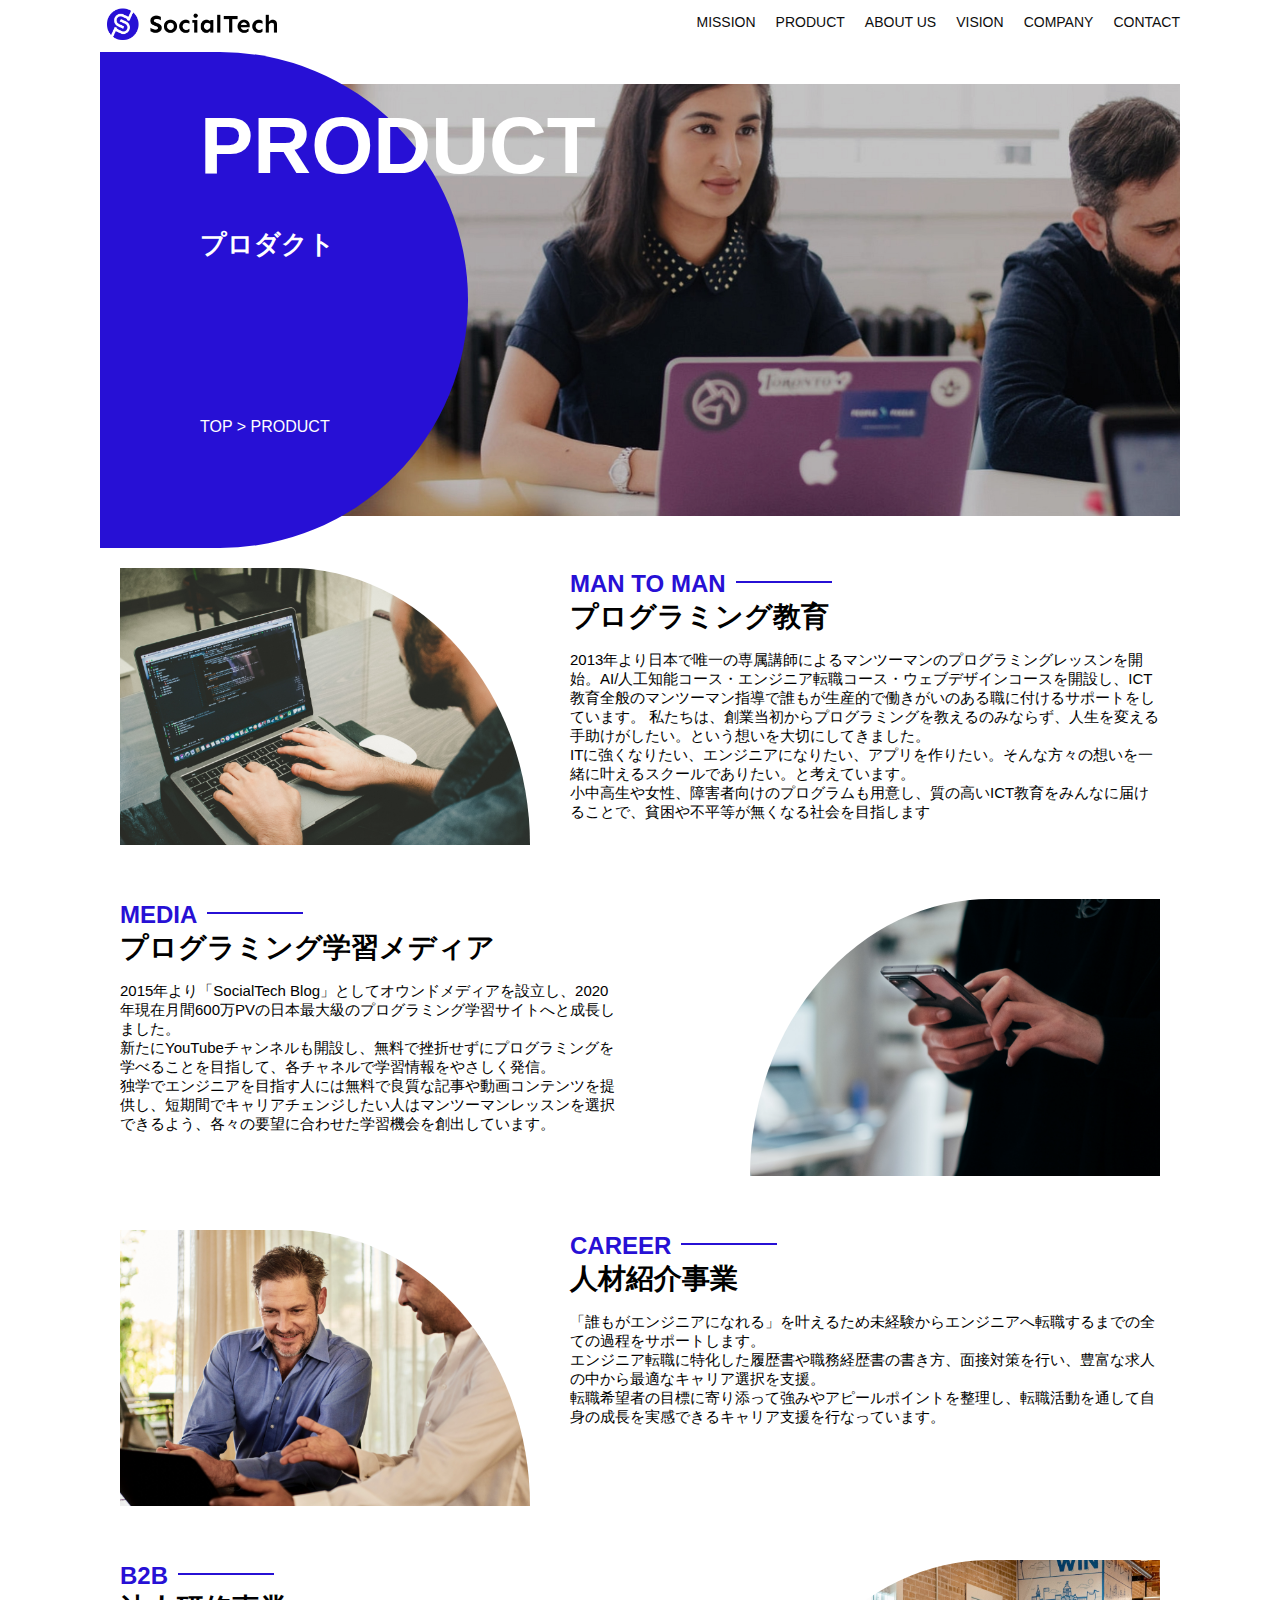
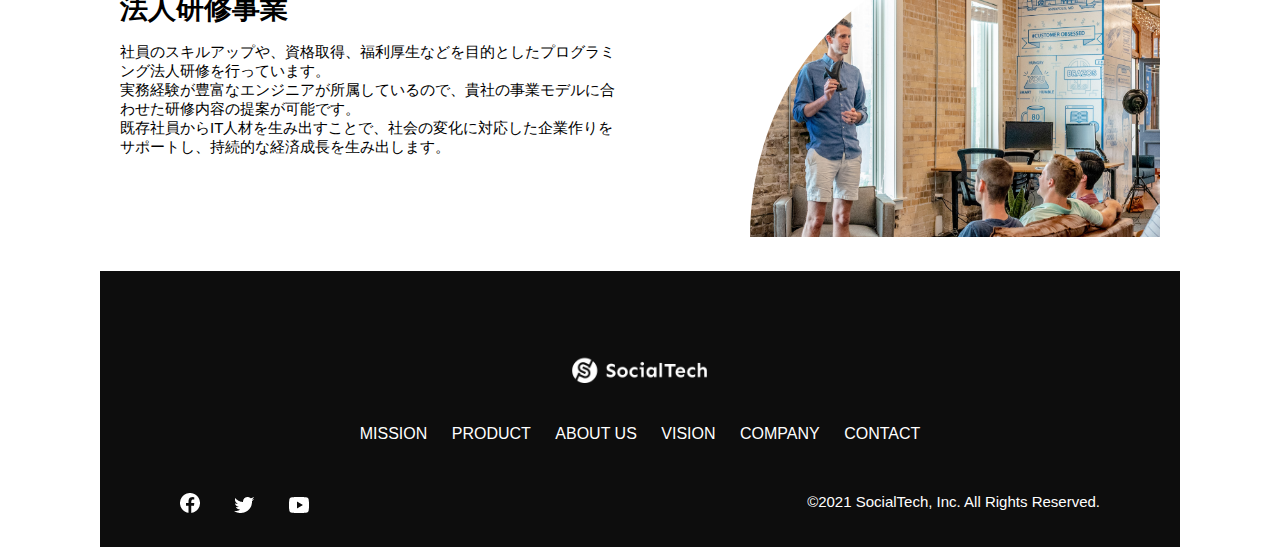
<file: kadai_tutorial_output/product.html>
<!DOCTYPE html>
<html>
  <head>
    <title>SocialTech -PRODUCT プロダクト-</title>
    <meta charset="utf-8">
    <meta name="description" content="SocialTechの4つのプロダクトを紹介します">
    <meta name="viewport" content="width=device-width, initial-scale=1.0">
    <link rel="stylesheet" href="style.css">
  </head>

  <body>
    <!-- ヘッダー -->
    <header>
      <!-- ロゴ -->
      <a href="index.html" id="logo">
        <img src="images/logo.png" alt="トップページに戻る">
      </a>

      <!-- PC用ナビゲーション -->
      <nav id="nav-pc">
        <ul>
          <li><a href="mission.html">MISSION</a></li>
          <li><a href="product.html">PRODUCT</a></li>
          <li><a href="index.html#aboutus">ABOUT US</a></li>
          <li><a href="index.html#vision">VISION</a></li>
          <li><a href="index.html#company">COMPANY</a></li>
          <li><a href="index.html#contact">CONTACT</a></li>
        </ul>
      </nav>

      <!-- スマホ用メニューボタン -->
      <button id="menu-sp" onclick="document.getElementById('nav-sp').style.display = 'block'">
        <img src="images/button-menu.png" alt="ナビゲーションを開く">
      </button>

      <!-- スマホ用ナビゲーション -->
      <div id="nav-sp"> 
        <button id="close">
          <img src="images/button-close.png" alt="ナビゲーションを閉じる"  onclick="document.getElementById('nav-sp').style.display = 'none'">
        </button>

        <nav>
          <ul>
            <li>
              <a id="logo-sp" href="index.html" onclick="document.getElementById('nav-sp').style.display = 'none'"><img src="images/logo-sp.png" alt="トップページに戻る"></a>
            </li>
            <li><a class="menu" href="mission.html" onclick="document.getElementById('nav-sp').style.display = 'none'">MISSION</a></li>
            <li><a class="menu" href="product.html" onclick="document.getElementById('nav-sp').style.display = 'none'">PRODUCT</a></li>
            <li><a class="menu" href="index.html#aboutus" onclick="document.getElementById('nav-sp').style.display = 'none'">ABOUT US</a></li>
            <li><a class="menu" href="index.html#vision" onclick="document.getElementById('nav-sp').style.display = 'none'">VISION</a></li>
            <li><a class="menu" href="index.html#company" onclick="document.getElementById('nav-sp').style.display = 'none'">COMPANY</a></li>
            <li><a class="menu" href="index.html#contact" onclick="document.getElementById('nav-sp').style.display = 'none'">CONTACT</a></li>
          </ul>
        </nav>
        <div id="sns">
          <a href="https://www.facebook.com/sejuku2013">
            <img src="images/button-facebook.png" alt="Facebookのリンク">
          </a>
          <a href="https://twitter.com/samuraijuku">
            <img src="images/button-twitter.png" alt="Twitterのリンク">
          </a>
          <a href="https://www.youtube.com/channel/UCCFOQO5aDK0xXam4cUQXT8g">
            <img src="images/button-youtube.png" alt="YouTubeのリンク">
          </a>
        </div>
      </div>
    </header>

    <main>
      <article>
        <section id="product-main">
          <div class="product-main-inner">
            <div id="product-title">
              <h1>PRODUCT<br><span>プロダクト</span></h1>
              <p>TOP > PRODUCT</p>
            </div>
          </div>
        </section>

        <section class="product-section product-section-left">
          <div class="product-section-img">
            <img src="images/product/product-mantoman.png" alt="PCでコードを書く男性">
          </div>
          <div class="product-read">
            <h2 class="product-h2">MAN TO MAN</h2>
            <h3 class="product-h3">プログラミング教育</h3>
            <p>
              2013年より日本で唯一の専属講師によるマンツーマンのプログラミングレッスンを開始。AI/人工知能コース・エンジニア転職コース・ウェブデザインコースを開設し、ICT教育全般のマンツーマン指導で誰もが生産的で働きがいのある職に付けるサポートをしています。 私たちは、創業当初からプログラミングを教えるのみならず、人生を変える手助けがしたい。という想いを大切にしてきました。<br>ITに強くなりたい、エンジニアになりたい、アプリを作りたい。そんな方々の想いを一緒に叶えるスクールでありたい。と考えています。<br>小中高生や女性、障害者向けのプログラムも用意し、質の高いICT教育をみんなに届けることで、貧困や不平等が無くなる社会を目指します
            </p>
          </div>
        </section>

        <section class="product-section product-section-right">
          <dic class="product-read">
            <h2 class="product-h2">MEDIA</h2>
            <h3 class="product-h3">プログラミング学習メディア</h3>
            <p>2015年より「SocialTech Blog」としてオウンドメディアを設立し、2020年現在月間600万PVの日本最大級のプログラミング学習サイトへと成長しました。<br>新たにYouTubeチャンネルも開設し、無料で挫折せずにプログラミングを学べることを目指して、各チャネルで学習情報をやさしく発信。<br>独学でエンジニアを目指す人には無料で良質な記事や動画コンテンツを提供し、短期間でキャリアチェンジしたい人はマンツーマンレッスンを選択できるよう、各々の要望に合わせた学習機会を創出しています。</p>
          </dic>
          <div class="product-section-img">
            <img src="images/product/product-media.png" alt="スマートフォンを操作する人">
          </div>
        </section>

        <section class="product-section product-section-left">
          <div class="product-section-img">
            <img src="images/product/product-career.png" alt="笑顔で話し合う2人の男性">
          </div>
          <div class="product-read">
            <h2 class="product-h2">CAREER</h2>
            <h3 class="product-h3">人材紹介事業</h3>
            <p>「誰もがエンジニアになれる」を叶えるため未経験からエンジニアへ転職するまでの全ての過程をサポートします。<br>エンジニア転職に特化した履歴書や職務経歴書の書き方、面接対策を行い、豊富な求人の中から最適なキャリア選択を支援。<br>転職希望者の目標に寄り添って強みやアピールポイントを整理し、転職活動を通して自身の成長を実感できるキャリア支援を行なっています。<br></p>
          </div>
        </section>

        <section class="product-section product-section-right">
          <div class="product-read">
            <h2 class="product-h2">B2B</h2>
            <h3 class="product-h3">法人研修事業</h3>
            <p>社員のスキルアップや、資格取得、福利厚生などを目的としたプログラミング法人研修を行っています。<br>実務経験が豊富なエンジニアが所属しているので、貴社の事業モデルに合わせた研修内容の提案が可能です。<br>既存社員からIT人材を生み出すことで、社会の変化に対応した企業作りをサポートし、持続的な経済成長を生み出します。</p>
          </div>
          <div class="product-section-img">
            <img src="images/product/product-b2b.png" alt="公演中の男性とそれを聴く人々">
          </div>
        </section>

      </article>
    </main>

    <footer>
      <div id="footer-logo">
        <img src="images/logo-sp.png" alt="SocialTech">
      </div>
      <div id="footer-link">
        <a href="mission.html">MISSION</a>
        <a href="product.html">PRODUCT</a>
        <a href="index.html#aboutus">ABOUT US</a>
        <a href="index.html#vision">VISION</a>
        <a href="index.html#company">COMPANY</a>
        <a href="index.html#contact">CONTACT</a>
      </div>
      <div id="sns-footer">
        <div class="sns-btns">
          <a href="https://www.facebook.com/sejuku2013"><img src="images/button-facebook.png" alt="Facebookのリンク"></a>
          <a href="https://twitter.com/samuraijuku"><img src="images/button-twitter.png" alt="Twitterのリンク"></a>
          <a href="https://www.youtube.com/channel/UCCFOQO5aDK0xXam4cUQXT8g"><img src="images/button-youtube.png" alt="YouTubeのリンク"></a>
        </div>
        <p id="copyright">&copy;2021 SocialTech, Inc. All Rights Reserved.</p>
      </div>
    </footer>
  </body>
</html>
</file>
<file: kadai_tutorial_output/style.css>
/* PC、スマホ共通スタイル */
* {
  box-sizing: border-box;
}

p{
  font-size: 15px;
}

body {
  max-width: 1080px;
  margin: 0 auto 0 auto;
  font-family: "Source Sans Pro", "Hiragino Kaku Gothic ProN", Meiryo, Arial, sans-serif;
}

/* PC用カルーセル設定 */
.carousel {
  margin:0 20px;
}

.carouselImg {
  width: 100%;
}

/* ヘッダー */
header {
  display: flex;
  justify-content: space-between;
}

/* ナビゲーションのレイアウト */
#nav-pc {
  font-size: 14px;
}

#nav-pc ul {
  display: flex;
  padding-left: 0;
}

#nav-pc li {
  list-style: none;
}

/* ナビゲーションのリンクの装飾設定 */
#nav-pc a {
  text-decoration: none;
  margin-left: 20px;
  color: #0d0d0d;
}

#nav-pc a:hover {
  text-decoration: underline;
}

/* スマホ用ナビを非表示 */
#nav-sp, 
#menu-sp {
  display: none;
}

/* メインビジュアル */
#main-visual {
  position: relative;
  height: 400px;
}

#main-message {
  position: absolute;
  top: 0;
  left: 0;
  background-color: #2710d5;
  color: #ffffff;
  border-radius: 0 0 476px 0;
  max-width: 620px;
  height: 100%;
  width: 100%;
  z-index: 11;
}

#main-message > h1 {
  font-size: 60px;
  margin: 100px 0 0 50ps;
}
#main-message > p {
  font-size: 28px;
  margin: 0 0 0 50px;
}

#main-visual > img {
  max-width: 620px;
  border-radius: 476px 0 0 0;
  position: absolute;
  top: 0;
  right: 0;
  z-index: 10;
}

/* 見出し */
h2 {
  margin: 40px 0 0 0;
}

h2::after {
  content: url("images/line.png");
  margin-left: 10px;
}

h3 {
  font-size: 27px;
}

/* ミッション */
#mission {
  margin: 80px auto 80px auto;
}

#mission-flex {
  display: flex;
}

#mission-flex >div {
  width: 50%;
  margin: 20px;
}

#mission-photo {
  width: 100%
}

#s2dgs {
  margin-top: 50px;
  width: 100%
}

/* プロダクト */
#product {
  background-color: #fafafa;
  margin: 80px 0 80px 0;
  padding: 10px 40px 0px 40px;
}

/* 外枠 */
#product .product-flex {
  margin-top: 40px;
  display: flex;
}

/* 左のカラム */
#product-left {
  width: 50%;
  margin-right: 20px;
}

/* 右のカラム */
#product-right {
  width: 50%;
  margin-left: 20px;
  margin-top: 80px;
}

/* 画像＋説明枠 */
#product-left > div {
  position: relative;
  height: 480px;
  margin-right: 20px;
}
#product-right > div {
  position: relative;
  height: 480px;
  margin-left: 20px;
}

/* 画像 */
.product-photo {
  width: 100%
}

/* 説明文の枠 */
.product-explain {
  background-color: #ffffff;
  position: absolute;
  left: 0;
  bottom: 50px;
  margin: 0 40px 0 40px;
  padding: 20px;
  box-shadow: 5px 5px 10px rgba(0, 0, 0, 0.05);
}

/* 説明文の英語 */
.product-explain > span {
  color: #2710d5;
  font-weight: bold;
  font-size: 16px;
  margin: 0;
}

/* 説明文の見出し */
.product-explain > h3 {
  margin: 5px 0 5px 0;
}

/* 説明文 */
.product-explain > p {
  font-size: 14px;
  margin: 0;
}

/* もっとみるボタン */
#product-more {
  text-align: center;
}

#product-more a {
  position: relative;
  bottom: -42px;
}

/* ABOUT US */
#aboutus {
  margin: 80px auto 80px auto;
}

/* 3つの組織文化と画像を入れる枠 */
#aboutus > div {
  display: flex;
}

/* 画像 */
.culture-img {
  width: 50%;
  align-self: flex-start;
}

.culture-img2 {
  margin-top: 50px;
  width: 100%;
}

/* 3つの組織文化の表 */
.culture-table {
  margin-right: 50px;
}

/* 番号 */
.culture-num {
  font-size: 80px;
  color: #2710d5;
  padding: 0 20px 0 0;
}

/* 見出し */
.culture-table th {
  text-align: left;
  font-size: 28px;
  font-weight: bold;
}

/* 組織文化英語 */
culture-en {
  color: #2710d5;
  font-size: 24px;
}

/* 説明文 */
.culture-description {
  margin: 0;
}

/* ビジョン */
#vision {
  margin: 80px auto 80px auto;
}

/* セクション内の外枠 */
#vision > div {
  display: flex;
  justify-content: space-between;
  flex-wrap: wrap;
}

/* 7つの行動指針の枠 */
.vision-box {
  width: 300px;
  height: 300px;
  margin-bottom: 30px;
  position: relative;
}

.vision-box > img {
  width: 100%;
  position: relative;
  z-index: 30;
}

.vision-box >div {
  position: absolute;
  top: 0;
  left: 0;
  z-index: 31;
  margin-right: 20px;
}

.vision-box > div > h4 {
  color: #2710d5;
  font-size: 19px;
  margin: 80px 0 0 0;
}

.vision-box > div > h4::first-letter {
  font-size: 40px;
}

.vision-box > div >h5 {
  font-size: 20px;
  margin: 0 0 0 0;
}

.vision-box > div >p {
  margin: 10px 0 0 0;
}

/* 会社概要 */
#company {
  margin: 80px auto 80px auto;
}

#company-table {
  width: 100%
}

.tableheader {
  text-align: left;
  padding: 20px;
  border-bottom-color: #2710d5;
  border-bottom-width: 1px;
  border-bottom-style: solid;
  width: 100px;
}

.tableheader-first {
  border-top-color: #2710d5;
  border-top-width: 1px;
  border-top-style: solid;
}

.cell {
  padding: 30px;
  border-bottom-color: #ececec;
  border-bottom-width: 1px;
  border-bottom-style: solid;
}

.cell-first {
  border-top-color: #ececec;
  border-top-width: 1px;
  border-top-style: solid;
}

#company > iframe {
  width: 100%;
  height: 368px;
  margin-top: 40px;
}

/* お問い合わせ */
#contact {
  margin: 80px auto 80px auto;
}

/* 外枠 */
#contact > form > div {
  display: flex;
  flex-direction: row;
  flex-wrap: wrap;
  padding-bottom: 30px;
}

/* 左列の見出し */
.contact-heading {
  width: 240px;
  align-self: center;
}
/* 見出しのラベル */
.contact-label {
  font-weight: bold;
}
/* 必須 */
.contact-span {
  color: #ce2222;
  margin: 0 0 0 20px;
  font-weight: bold;
}

/* テキストボックス */
.contact-textbox {
  border-top: 0px;
  border-left: 0px;
  border-right: 0px;
  border-bottom-width: 1px;
  border-bottom-color: #707070;
  border-style: solid;
  background-color: #fafafa;
  width: 400px;
  height: 56px;
}

/* お問い合わせ内容のテキストエリア */
.contact-textarea {
  border-top: 0px;
  border-left: 0px;
  border-right: 0px;
  border-bottom-width: 1px;
  background-color: #fafafa;
  width: 400px;
  height: 200px;
}
/* 個人情報の取り扱い */
#contact dt {
  font-weight: bold;
}

#contact dd {
  margin: 0 0 16px 0;
}

#contact dd p {
  margin: 0;
}

#contact dd ul {
  padding-left: 0;
}

#contact dd li {
  margin-bottom: 0;
  list-style: none;
}

/* フッター */
footer {
  background-color: #0d0d0d;
  text-align: center;
  padding: 80px 80px 30px 80px;
}

#footer-logo {
  margin-bottom: 30px;
}

#footer-link {
  margin-bottom: 50px;
}

#footer-link > a {
  text-decoration: none;
  margin: 10px;
  color: #ffffff;
}

#footer-link > a:hover {
  text-decoration: underline;
}

#sns-footer {
  display: flex;
  justify-content: space-between;
  text-align: left;
}

#sns-footer a {
  margin-right: 30px;
}

#copyright {
  color: #ffffff;
  margin: 0;
}

/* mission.html用スタイル */
/* ミッションのメインビジュアル */
.mission-main-inner {
  background-image: url("images/mission/mission-main.png");
  background-repeat: no-repeat;
  background-position-y: center;
}

#mission-title {
  background-color: #2710d5;
  width: 368px;
  color: #ffffff;
  height: 496px;
  border-radius: 0 248px 248px 0;
  position: relative;
}

#mission-title h1 {
  position: absolute;
  top: 0;
  left: 100px;
  font-size: 80px;
  line-height: 1;
}

#mission-title h1 span {
  font-size: 26px;
}

#mission-title > p {
  position: absolute;
  top: 350px;
  left: 100px;
  font-size: 16px;
}

/* ミッションページ　S2DGsの設定 */
#mission-s2dgs {
  padding:20px;
}

.mission-h2 {
  color: #2710d5;
  font-size: 40px;
}

.mission-h2::after {
  content: none;
}

/* ミッションページ　５つのゴール設定 */
#mission-five-goals {
  padding: 20px;
  display: flex;
}

#mission-five-goals .five-goals-image {
  width: 30%;
  padding: 20px;
}

#mission-five-goals .five-goals-image img {
  width: 100%;
}

#mission-five-goals .five-goals-read {
  width: 70%;
  padding: 20px;
}

#mission-five-goals .five-fgoals-read > div {
  margin-bottom: 40px;
}

.fivegoals-image-right {
  float: right;
  margin: 20px;
}

.fivegoals-left {
  float: left;
  margin: 20px;
}
.fivegoals-number {
  color: #2710d5;
  font-size: 48px;
  font-weight: bold;
  margin: 0;
}

.fivegoals-h3 {
  font-size: 28px;
  margin: 0;
}

.fivegoals-p {
  margin: 0;
}

/* プロダクトページ */
.product-main-inner {
  background-image: url("images/product/product-main.png");
  background-repeat: no-repeat;
  background-position-y: center;
}

#product-title {
  background-color: #2710d5;
  width: 368px;
  color: #ffffff;
  height: 496px;
  border-radius: 0 248px 248px 0;
  position: relative;
}

#product-title h1 {
  position: absolute;
  top: 0;
  left: 100px;
  font-size: 80px;
  line-height: 1;
}

#product-title h1 span {
  font-size: 26px;
}

#product-title > p {
  position: absolute;
  top: 350px;
  left: 100px;
  font-size: 16px;
}

/* セクション */
.product-section {
  display: flex;
  padding: 20px 20px 0;
}

.product-section .product-section-img {
  width: 450px;
}

/* 左が画像のセクション */
.product-section-left .product-section-img img {
  width: 100%;
  padding: 0 40px 30px 0;
  border-radius: 0 432px 0 0;
}

.product-section-left .product-read {
  width: 50%;
  flex-grow: 1;
}

.product-section-left .product-read p {
  margin-bottom: 0;
}

/* 右が画像のセクション */
.product-section-right {
  justify-content: space-between;
}

.product-section-right .product-section-img img {
  width: 100%;
  padding: 0 0 30px 40px;
  border-radius: 432px 0 0 0;
}

.product-section-right .product-read {
  width: 500px;
}

.product-h2 {
  color: #2710d5;
  font-size: 24px;
  margin: 0;
}

.product-h3 {
  font-size: 28px;
  margin: 0;
}


/* スマートフォン用のスタイル */
@media screen and (max-width: 767px) {
  /* スマホ用カルーセル設定 */
  .carousel {
    margin: 0;
  }
  
  /* pc用ナビゲーション非表示 */
  #nav-pc {
    display: none;
  }

  /* ハンバーガーメニュー */
  #menu-sp {
    display: block;
    background-color: transparent;
    padding: 0;
    border: none;
    position: absolute;
    top: 0;
    right: 0;
  }

  /* スマホ用ナビゲーションの表示切り替え */
  /* 初期状態、レイアウトと非表示設定 */
  #nav-sp {
    background-color: #2710d5;
    position: fixed;
    left: 0;
    top: 0;
    height: 100%;
    width: 100%;
    display: none;
    z-index: 100;
  }

  /* xボタン */
  #close {
    position: absolute;
    top: 20px;
    right: 20px;
    background-color: transparent;
    border: none;
  }

  #nav-sp nav ul {
    padding-left: 0;
  }

  #nav-sp nav li {
    list-style: none;
  }

  /* ナビゲーションメニュー用ロゴ */
  #logo-sp {
    margin:80px 0 30px 20px;
  }

  /* ナビゲーションのリンクの装飾設定 */
  #nav-sp nav a {
    display: block;
    color: #ffffff;
  }

  #nav-sp nav a:hover {
    text-decoration: underline;
  } 

  #nav-sp .menu {
    text-decoration: none;
    margin: 0 20px 0 20px;
    height: 44px;
    font-size: 16px;
    background-image: url("images/arrow.png");
    background-repeat: no-repeat;
    background-position: right top;
  }

  #sns {
    position: absolute;
    bottom :20px;
    left: 20px;
  }

  #sns > a {
    margin-right: 30px;
  }

  /* メインビジュアル */
  #main-visual {
    position: relative;
    height: 470px;
  }

  #main-visual > div {
    text-align: center;
    height: 280px;
  }

  #main-visual h1 {
    font-size: 28px;
    margin: 90px 0 0 0;
  }

  #main-visual > div > p {
    margin: 0;
    font-size: 15px;
  }

  #main-visual > img {
    width: 100%;
    border-radius: 476px 0 0 0;
    top: auto;
    bottom: 0;
  }

  /* 見出し */
  h2 {
    margin: 15px 0 15px 0;
  }

  h3 {
    font-size: 24px;
    margin: 10px 0 0 0;
  }

  /* ミッション */
  #mission {
    margin: 20px 0 20px 0;
    padding: 0 20px 0 20px;
  }

  #mission-flex {
    flex-direction: column;
    }

  #mission-flex > div {
    width: 100%;
    margin: 0;
  }

  /* プロダクト */
  #product {
    margin: 0;
    padding: 10px 20px 0 20px;
  }

  /* 外枠 */
  #product .product-flex {
    flex-direction: column;
    margin-top: 0;
  }

  /* 左右のカラム　スマホでは縦並び */
  #product-left, 
  #product-rifht {
    width: 100%;
    margin: 0;
  }

  /* 画像＋説明枠 */
  #product-left > div, 
  #product-right > div {
    height: auto;
    margin: 0;
  }

  /* 説明文の枠 */
  .product-explain {
    position: relative;
    margin: 0;
  }

  .product-explain > h3 {
    margin: 10px 0 10px 0;
    font-size: 24px;
  }

  /* もっと見るボタン */
  #product-more {
    text-align: left;
  }

  /* ABOUT US */
  #aboutus {
    margin: 80px 20px 80px 20px;
  }

  #aboutus > div {
    flex-direction: column;
  }

  .culture-table th {
    font-size: 16px;
  }

  .culture-table {
    margin-right: 0;
    padding-right: 20px;
    order: 2;
  }

  .culture-img {
    width: 100%;
    order: 1;
  }

  .culture-img2 {
    margin-top: 0;
  }

  .culture-num {
    padding: 0;
  }

  .culture-description {
    margin: 0;
  }

  /* ビジョン */
  #vision {
    margin: 80px 20px 80px 20px;
  }

  .vision-box > img {
    position: absolute;
    top: 0;
    left: 0;
  }

  .vision-box > div > h4 {
    margin: 60px 0 0 0;
  }

  /* 会社概要 */
  #company {
    margin: 0 20px 0 20px;
  }

  #company >h3 {
    margin-bottom: 20px;
  }

  .tableheader {
    width: 50px;
  }

  .cell {
    padding: 20px;
  }

  #company > iframe {
    height: 240px;
  }

  /* お問い合わせ */
  #contact {
    margin: 80px 20px 80px 20px;
  }

  #contact > h3 {
    margin-bottom: 20px;
  }

  #contact > form > div {
    flex-direction: column;
    margin-bottom: 20px;
  }

  .contact-heading {
    align-self: auto;
    margin-bottom: 20px;
  }

  .contact-textbox {
    min-width: 300px;
    width: 100%;
  }

  .contact-textarea {
    height: 150px;
    width: 100%;
  }

  .radiobutton {
    margin-bottom: 20px;
  }

  /* フッター */
  footer {
    padding: 30px 20px 50px 20px;
    text-align: left;
  }

  #footer-link > a {
    margin: 0 20px 30px 0;
    display: block;
    background-image: url("images/arrow.png");
    background-repeat: no-repeat;
    background-position: right top;
  }

  #footer-link > a:hover {
    text-decoration: underline;
  }

  #sns-footer {
    flex-direction: column;
    justify-content: flex-start;
  }

  #copyright {
    font-size: 12px;
    margin-top: 30px;
  }

  /* mission.html用スタイル */
  /* ミッションのメインビジュアル */
  #mission-main {
    height: 256px;
    margin-top: 4%;
    position: relative;
  }

  .mission-main-inner {
    height: 80%;
    background-size: cover;
  }

  #mission-title {
    width: 136px;
    height: 256px;
    position: absolute;
    top: -10%;
  }

  #mission-title h1 {
    left: 20px;
    font-size: 40px;
  }

  #mission-title h1 span {
    font-size: 18px;
  }

  #mission-title > p {
    top: 180px;
    left: 20px;
    font-size: 13px;
  }

  /* ミッションページ　S2DGsの設定 */
  .mission-h2 {
    font-size: 38px;
    margin: 0;
  }

  .mission-h2::after {
    content: none;
  }

  #mission-s2dgs > img {
    width: 100%;
  }

  /* ミッションページ　５つのゴール設定 */
  #mission-five-goals {
    flex-direction: column;
  }

  #mission-five-goals > div {
    padding: 0;
  }

  #mission-five-goals .five-goals-image,
  #mission-five-goals .five-goals-read {
    width: 100%;
    padding: 0;
  }

  #mission-five-goals .five-goals-read > div {
    display: flex;
    flex-direction: column;
  }

  .fivegoals-image-right, 
  .fivegoals-image-left {
    align-self: center;
  }

  /* プロダクトページ */
  #product-main {
    height: 256px;
    margin-top: 4%;
    position: relative;
  }

  .product-main-inner {
    height: 80%;
    background-size: cover;
  }

  #product-title {
    width: 136px;
    height: 256px;
    position: absolute;
    top: -10%;
  }

  #product-title h1 {
    left: 20px;
    font-size: 40px;
  }

  #product-title h1 span {
    font-size: 18ps;
  }

  #product-title > p {
    top: 180px;
    left: 20px;
    font-size: 13px;
  }

  /* セクション */
  .product-section {
    flex-direction: column;
  }

  .product-section .product-section-img {
    width: 100%;
  }

  .product-section .product-section-img img {
    width: 100%;
    padding: 0;
  }

  /* 左が画像のセクション */
  .product-section-left .product-section-img img {
    border-radius: 0 300px 0 0;
  }

  .product-section-left .product-read {
    width: 100%;
    flex-grow: 1;
  }

  /* 右が画像のセクション */
  .product-section-right .product-section-img img{
    order: 1;
    border-radius: 300px 0 0 0;
  }

  .product-section-right .product-read {
    order: 2;
    width: 100%;
  }

}
</file>
